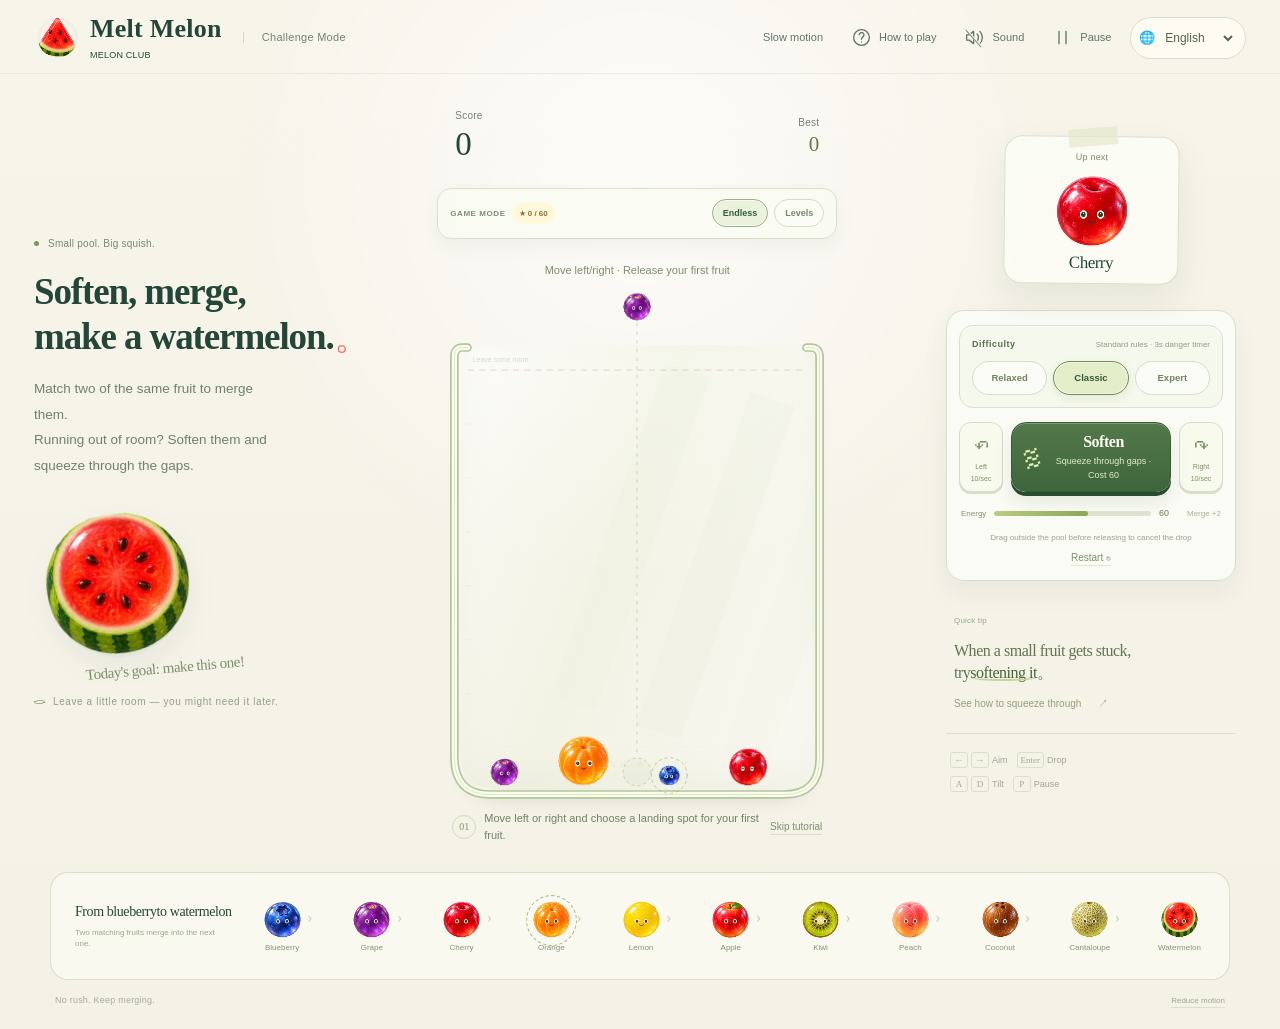
<file: index.html>
<!doctype html>
<html lang="zh-CN">
<head>
  <meta charset="utf-8">
<meta http-equiv="Content-Security-Policy" content="default-src 'none'; img-src 'self' data:; style-src 'self'; script-src 'self'; connect-src 'none'; media-src 'self' data:">
  <meta name="viewport" content="width=device-width,initial-scale=1,viewport-fit=cover">
  <meta name="theme-color" content="#f5f2e8">
  <title>软西瓜 · 果冻工坊 · 挑战版</title>
  <link rel="icon" href="data:,">
  <link rel="stylesheet" href="./src/styles/main.css">
  <link rel="stylesheet" href="./src/styles/difficulty.css">
  <link rel="stylesheet" href="./src/styles/stages.css">
  <meta name="description" content="A build-free soft-body fruit merge game.">
</head>
<body>
  <!-- Original V3. The reference informed comparison only; code and fruit artwork are independent. -->
  <div class="page-grain" aria-hidden="true"></div>
  <header class="masthead">
    <div class="wordmark"><canvas id="brand-icon" width="112" height="112" aria-hidden="true"></canvas><span>软西瓜<small>MELON CLUB</small></span><span class="edition">挑战版</span></div>
    <nav class="utilities" aria-label="游戏设置">
      <button id="motion-button" data-open-motion-lab class="icon-button motion-button" aria-label="打开慢镜头">慢镜头</button>
      <button id="help-button" class="icon-button" aria-label="怎么玩" title="怎么玩"><svg viewBox="0 0 24 24" aria-hidden="true"><circle cx="12" cy="12" r="9"/><path d="M9.4 9a2.7 2.7 0 1 1 4.2 2.3c-1.2.8-1.6 1.1-1.6 2.7M12 17h.01"/></svg><span>玩法</span></button>
      <button id="sound-button" class="icon-button" aria-label="开启声音" aria-pressed="false" title="开启声音"><svg viewBox="0 0 24 24" aria-hidden="true"><path d="M11 5 6 9H3v6h3l5 4V5M15 8c2 2 2 6 0 8M18 5c4 4 4 10 0 14"/></svg><span>声音</span><i class="muted-mark"></i></button>
      <button id="pause-button" class="icon-button" aria-label="暂停游戏" title="暂停 · P"><svg viewBox="0 0 24 24" aria-hidden="true"><path d="M8 5v14M16 5v14"/></svg><span>暂停</span></button>
    </nav>
  </header>

  <main class="game-layout">
    <aside class="introduction">
      <div class="overline"><span></span> 一小池，软乎乎</div>
      <h1>揉一揉，<br>合个大西瓜<span>。</span></h1>
      <p>相同水果合在一起。<br>太挤了，就让它们软一点。</p>
      <div class="goal-illustration"><canvas id="goal-fruit" width="420" height="420" aria-hidden="true"></canvas><span class="handnote">今天，合到这颗！</span></div>
      <div class="desktop-note"><span class="tiny-leaf" aria-hidden="true"></span> 留点空隙，也留点好运。</div>
    </aside>

    <section class="play-column" aria-label="软西瓜游戏">
      <div class="score-strip">
        <div class="score-current"><span>这一局</span><strong id="score">0</strong><b id="combo" aria-live="off"></b></div>
        <div class="score-best"><span>最高纪录</span><strong id="best">0</strong></div>
        <div class="mobile-next"><span>下一颗</span><canvas id="next-mobile" width="100" height="100" aria-label="下一颗水果"></canvas></div>
      </div>
      <div class="board-wrap" id="board-wrap">
        <div class="board-backdrop" aria-hidden="true"><span class="window-shadow"></span><span class="tank-label">FRESH & SOFT</span></div>
        <canvas id="game" width="920" height="1280" tabindex="0" aria-label="水果投放区。拖动瞄准，松手投放。左右方向键瞄准，回车投放，空格揉软，A D 倾斜，P 暂停。"></canvas>
        <div class="board-message" id="board-message" role="status">图片准备中…</div>
        <div class="pause-cover" id="pause-cover" hidden><span>歇一会儿</span><h2>果冻等你回来。</h2><button id="resume-button" class="primary-button">继续合成 <span>↗</span></button></div>
        <div class="danger-note" id="danger-note" hidden>快满了，给水果腾点地方 <strong id="danger-count">3</strong></div>
      </div>
      <div class="coach" id="coach"><span class="coach-step" id="coach-step">01</span><p id="coach-copy">左右移动，松手放下第一颗。</p><button id="skip-tutorial" class="text-button">跳过教学</button></div>

    </section>

    <aside class="companion">
      <div class="next-ticket"><span class="overline">接下来</span><canvas id="next-fruit" width="260" height="260" aria-label="下一颗水果"></canvas><strong id="next-name">葡萄</strong><p>先看看下一颗，<br>给它留个位置。</p></div>
      <div class="action-panel">
      <div class="touch-controls" aria-label="倾斜与软化控制">
        <button id="tilt-left" class="tilt-button" aria-label="按住向左倾斜，每秒消耗10能量"><span>↶</span><small>左倾<br>10/秒</small></button>
        <button id="soften-button" class="soften-button" aria-label="揉软水果，消耗60能量"><span class="soften-symbol" aria-hidden="true">≋</span><span><strong id="soften-label">揉软一下</strong><small id="soften-detail">挤进空隙 · 消耗 60</small></span><span class="soften-key">Space</span></button>
        <button id="tilt-right" class="tilt-button" aria-label="按住向右倾斜，每秒消耗10能量"><span>↷</span><small>右倾<br>10/秒</small></button>
      </div>
      <div class="energy-line"><span>果汁能量</span><progress id="energy" max="100" value="60" aria-label="果汁能量"></progress><strong id="energy-value">60</strong><span class="energy-explain">合成 +2</span></div>
      <div class="round-actions"><span>拖出果池再松手，可取消投放</span><button id="restart-button" class="text-button">重新开始 ↻</button></div>
      </div>
      <div class="softness-note"><span class="mini-label">一个小窍门</span><p>小水果卡住时，<br>试试<span>揉软</span>。</p><button id="lesson-button" class="lesson-link">看看怎么挤过去 <span>↗</span></button></div>
      <div class="keyboard-note"><kbd>←</kbd><kbd>→</kbd><span>瞄准</span><kbd>Enter</kbd><span>投放</span><br><kbd>A</kbd><kbd>D</kbd><span>倾斜</span><kbd>P</kbd><span>暂停</span></div>
    </aside>
  </main>

  <section class="fruit-route" aria-label="水果合成顺序">
    <div class="route-heading"><span>从小蓝莓<br>到大西瓜</span><p id="route-caption">两颗相同水果，合成下一颗。</p></div>
    <div id="route-fruits" class="route-fruits"></div>
  </section>
  <footer class="page-footer"><span>慢慢来，软着玩。</span><button id="reduced-button" class="text-button" aria-pressed="false">减少动态效果</button></footer>
  <p class="screen-reader" id="announcer" role="status" aria-live="polite"></p>

  <dialog id="help-dialog" class="paper-dialog">
    <button class="dialog-close" data-close="help-dialog" aria-label="关闭玩法说明">×</button>
    <span class="overline">一点点上手</span><h2>给水果找个好位置。</h2>
    <ol class="help-rules"><li><b>松手投放</b><p>左右拖动瞄准，松手放下。拖出果池再松手，就能取消。</p></li><li><b>相同的会合成</b><p>两颗相同水果碰到一起，变成下一种水果。共十一级，下一颗随机来自前五级；连续合成会多得分。</p></li><li><b>挤不动，揉软一下</b><p>点“揉软一下”，水果会软化 2.4 秒，消耗 60 能量。每次合成补充 2 能量。倾斜每秒消耗 10 能量，和揉软共用。</p></li><li><b>别越过红线</b><p>水果稳定越过红线 3 秒，本局结束。西瓜不会消除，合出后可以继续冲分。</p></li></ol>
    <div class="dialog-actions"><button id="help-practice" class="primary-button">练一次揉软 <span>↗</span></button><button class="secondary-button" data-close="help-dialog">回到游戏</button></div>
  </dialog>
  <dialog id="lesson-dialog" class="paper-dialog lesson-dialog">
    <button id="lesson-skip" class="dialog-close" aria-label="跳过软化练习">×</button>
    <span class="overline">亲手试一下 · 练习不影响当前对局</span><h2 id="lesson-title">差一点，就能碰到伙伴。</h2><p id="lesson-copy" class="dialog-lead">点一下揉软，让上面的果肉挤过缝隙。</p>
    <canvas id="lesson-canvas" width="690" height="960" aria-label="软化练习：一颗猕猴桃被卡在缝隙上方，下方还有一颗猕猴桃。"></canvas>
    <button id="lesson-soften" class="primary-button">揉软看看 <span>≋</span></button><button id="lesson-continue" class="primary-button" hidden>学会了，继续合成 <span>↗</span></button>
    <button id="lesson-retry" class="text-button" hidden>再试一次</button>
  </dialog>
  <dialog id="restart-dialog" class="paper-dialog small-dialog"><span class="overline">新的一局</span><h2>换一池新水果？</h2><p class="dialog-lead">这一局会重新开始，最高纪录会保留。</p><div class="dialog-actions"><button id="confirm-restart" class="primary-button">重新开始</button><button class="secondary-button" data-close="restart-dialog">接着玩</button></div></dialog>
  <dialog id="result-dialog" class="paper-dialog result-dialog"><canvas id="result-fruit" width="260" height="260" aria-hidden="true"></canvas><span class="overline" id="result-kicker">这一池，收获满满</span><h2 id="result-title">又离大西瓜近了一点。</h2><strong id="result-score">0</strong><p class="dialog-lead" id="result-copy"></p><div class="dialog-actions"><button id="result-primary" class="primary-button">再来一局 <span>↗</span></button><button id="result-secondary" class="secondary-button" hidden>继续挑战</button></div></dialog>
<dialog id="motion-lab-dialog" class="paper-dialog motion-lab-dialog" aria-labelledby="motion-lab-title" aria-describedby="motion-lab-description">
  <button type="button" class="dialog-close" data-motion-close aria-label="关闭慢镜头">×</button>
  <header class="motion-lab-heading">
    <span class="motion-lab-eyebrow">把一瞬间，放慢一点</span>
    <h2 id="motion-lab-title">慢镜头</h2>
    <p id="motion-lab-description">同一套水果运动，放慢看压缩与回弹。</p>
  </header>
  <div class="motion-lab-scenes" role="group" aria-label="选择动作场景">
    <button type="button" data-motion-scene="drop" aria-pressed="true">单果落地</button>
    <button type="button" data-motion-scene="collision" aria-pressed="false">大小碰撞</button>
    <button type="button" data-motion-scene="merge" aria-pressed="false">同果合成</button>
  </div>
  <div class="motion-lab-view">
    <div class="motion-lab-clock"><span>模拟时刻</span><output data-motion-time>0.000 s</output></div>
    <canvas width="460" height="640" aria-label="水果慢镜头。可开启显示真实节点。"></canvas>
  </div>
  <label class="motion-timeline">拖动时间轴<input type="range" min="0" max="3" step="0.0166666666667" value="0" data-motion-timeline aria-label="慢镜头时间轴，单位秒"></label>
  <div class="motion-lab-controls" role="group" aria-label="慢镜头播放控制">
    <div class="motion-lab-speeds" role="group" aria-label="播放速度">
      <button type="button" data-motion-speed="1" aria-pressed="false" aria-label="正常速度">1×</button>
      <button type="button" data-motion-speed="0.25" aria-pressed="true" aria-label="四分之一速度">0.25×</button>
    </div>
    <button type="button" data-motion-pause aria-pressed="false">暂停</button>
    <button type="button" data-motion-step title="前进 1/60 秒模拟时间">+1 帧</button>
    <button type="button" data-motion-restart>重来</button>
  </div>
  <div class="motion-lab-readout">
    <label class="motion-lab-node-toggle"><input type="checkbox" data-motion-nodes>显示真实节点</label>
    <output class="motion-lab-shapes" data-motion-shape></output>
    <p class="motion-lab-event" data-motion-event>还未接触</p>
    <p class="motion-lab-hint" data-motion-hint></p>
    <small>宽高单位为逻辑像素。+1 帧前进 1/60 秒。</small>
  </div>
</dialog>

  <details id="qa-panel" hidden><summary>验证记录</summary><div class="qa-controls"><button id="qa-stress">40 果实压力场景</button><button id="qa-bubbles">大水果气泡外膜</button><button id="qa-autoplay">连续中间投放</button><button id="qa-end">查看结束画面</button><button id="qa-win">查看西瓜画面</button></div><pre id="diagnostics"></pre></details>
  <script src="./src/i18n/locales/en.js"></script>
  <script src="./src/i18n/locales/vi.js"></script>
  <script src="./src/i18n/locales/ja.js"></script>
  <script src="./src/i18n/locales/ko.js"></script>
  <script src="./src/i18n/core.js"></script>
  <script src="./src/config/fruit-catalog.js"></script>
  <script src="./src/physics/soft-world.js"></script>
  <script src="./src/game/melon-game.js"></script>
  <script src="./src/features/difficulty.js"></script>
  <script src="./src/features/stages.js"></script>
  <script src="./src/input/melon-input.js"></script>
  <script src="./src/rendering/fruit-painter.js"></script>
  <script src="./src/features/softening-lesson.js"></script>
  <script src="./src/rendering/melon-feedback.js"></script>
  <script src="./src/features/motion-lab.js"></script>
  <script src="./src/assets.js"></script>
  <script src="./src/app.js"></script>
</body>
</html>
</file>
<file: src/styles/main.css>
:root{--paper:#f5f2e8;--cream:#fffdf5;--ink:#244638;--muted:#738276;--line:#d3d9c8;--leaf:#426b47;--lime:#dbe98d;--coral:#ec7768;--serif:"Songti SC","STSong","Noto Serif CJK SC",serif;--sans:"PingFang SC","Hiragino Sans GB","Microsoft YaHei",sans-serif}
*{box-sizing:border-box}html{min-height:100%;background:var(--paper)}body{margin:0;color:var(--ink);font:14px/1.65 var(--sans);background:radial-gradient(ellipse at 52% 32%,#fffff780,transparent 65%);overflow-x:hidden}button{font:inherit;color:inherit;cursor:pointer;touch-action:manipulation}button:disabled{cursor:default}button:focus-visible,canvas:focus-visible{outline:3px solid #7d9b46;outline-offset:5px}button,canvas,a{-webkit-tap-highlight-color:transparent}[hidden]{display:none!important}.page-grain{position:fixed;inset:0;pointer-events:none;opacity:.09;background-image:radial-gradient(#66734e 0.6px,transparent .6px);background-size:4px 4px;z-index:-1}.masthead{max-width:1340px;margin:auto;padding:22px 40px 18px;display:flex;justify-content:space-between;align-items:center;border-bottom:1px solid #dce0d280}.wordmark{display:flex;align-items:center;gap:9px;line-height:1}.wordmark>canvas{width:47px;height:47px}.wordmark>span:nth-child(2){font:700 26px/1 var(--serif);letter-spacing:3px}.wordmark small{display:block;font:9px/1 var(--sans);letter-spacing:2.7px;margin-top:9px}.edition{align-self:center;border-left:1px solid var(--line);margin-left:12px;padding-left:18px;font-size:11px;color:var(--muted);letter-spacing:2px}.utilities{display:flex;gap:8px}.icon-button{position:relative;display:flex;align-items:center;justify-content:center;gap:7px;height:42px;min-width:52px;border:0;background:transparent;border-radius:9px;padding:0 10px;font-size:11px;color:#617468;transition:background .2s,color .2s}.icon-button:hover{background:#e6eadb;color:var(--ink)}.icon-button svg{width:21px;height:21px;fill:none;stroke:currentColor;stroke-width:1.5;stroke-linecap:round;stroke-linejoin:round}.muted-mark{position:absolute;left:19px;top:10px;width:1.5px;height:23px;transform:rotate(-42deg);background:var(--paper);border-left:1.3px solid #798a7b}.icon-button[aria-pressed=true] .muted-mark{display:none}
.game-layout{max-width:1230px;margin:0 auto;display:grid;grid-template-columns:minmax(195px,1fr) auto minmax(170px,.82fr);gap:44px;padding:25px 38px 0;align-items:center}.introduction{align-self:center;padding-bottom:22px}.overline{font-size:10px;letter-spacing:2px;color:#778a70;display:block}.introduction>.overline{display:flex;align-items:center;gap:9px}.overline>span{width:5px;height:5px;background:#789954;border-radius:50%}h1{font:600 clamp(35px,3.7vw,49px)/1.45 var(--serif);letter-spacing:-1.5px;margin:18px 0 17px;white-space:nowrap}h1>span{color:var(--coral)}.introduction>p{color:#7b887c;font-size:13px;line-height:1.9;margin:0}.goal-illustration{position:relative;width:205px;height:208px;margin:13px 0 10px;transform:rotate(-9deg)}.goal-illustration>canvas{width:190px;height:190px;filter:drop-shadow(0 12px 12px #354f2612)}.handnote{position:absolute;bottom:1px;left:39px;font:15px var(--serif);color:#7a8f69;white-space:nowrap;transform:rotate(4deg)}.desktop-note{font-size:10px;color:#94a085;display:flex;gap:8px;align-items:center;letter-spacing:.6px}.tiny-leaf{width:11px;height:6px;border:1px solid #91a271;border-radius:0 100%;transform:rotate(-25deg)}
.play-column{width:min(460px,calc((100svh - 252px)*.71875));min-width:310px}.score-strip{min-height:62px;height:auto;display:flex;align-items:center;justify-content:space-between;padding:6px 22px 14px}.score-strip span{display:block;font-size:10px;color:var(--muted);letter-spacing:1px}.score-strip strong{display:block;font-family:Georgia,var(--serif);font-weight:400;line-height:1.2}.score-current strong{font-size:33px}.score-best{text-align:right}.score-best strong{font-size:21px;color:#607951}.score-current{position:relative}.score-current b{position:absolute;bottom:3px;left:100%;margin-left:12px;white-space:nowrap;font-size:10px;font-weight:500;color:var(--coral)}.mobile-next{display:none}.board-wrap{position:relative;width:100%;aspect-ratio:460/640;isolation:isolate}.board-backdrop{position:absolute;inset:16.8% 4.4% 2.2%;z-index:-1;border-radius:9px 9px 43px 43px;background:linear-gradient(110deg,#ffffff91,#edf3dd50 44%,#ffffff75);box-shadow:inset 0 -15px 35px #c8d3b42b,0 14px 23px -19px #33552856;overflow:hidden}.window-shadow{position:absolute;right:22%;top:10%;width:13%;height:78%;background:linear-gradient(90deg,#a1b48709,#b0c29a0e);transform:rotate(19deg);box-shadow:-90px 0 0 #b0c29a0b,90px 0 0 #b0c29a07}.tank-label{position:absolute;left:50%;bottom:5.8%;transform:translateX(-50%);white-space:nowrap;color:#667f4c18;font:9px Georgia,serif;letter-spacing:4px}#game{display:block;width:100%;height:100%;touch-action:none;cursor:crosshair;border-radius:10px}.board-message{position:absolute;top:1%;left:50%;transform:translateX(-50%);max-width:95%;white-space:nowrap;color:#7b8f70;font-size:11px;padding:5px 12px;pointer-events:none;transition:opacity .25s}.board-message.is-urgent{color:#bc6351}.danger-note{position:absolute;top:18%;left:50%;transform:translateX(-50%);font-size:10px;background:#fff8efd9;color:#be6654;border:1px solid #ecae9866;padding:4px 10px;border-radius:6px;white-space:nowrap;pointer-events:none}.danger-note strong{font:15px Georgia;display:inline-block;padding-left:8px}.pause-cover{position:absolute;inset:16.8% 4.4% 2.2%;border-radius:7px 7px 38px 38px;background:#f5f3e5eb;backdrop-filter:blur(7px);display:flex;flex-direction:column;align-items:center;justify-content:center;z-index:5}.pause-cover>span{font-size:11px;letter-spacing:3px;color:var(--muted)}.pause-cover h2{font:500 26px var(--serif);margin:13px 0 26px}.pause-cover .primary-button{min-width:180px}
.coach{display:flex;align-items:center;min-height:35px;gap:8px;padding:0 15px;margin:3px 0 8px}.coach-step{width:24px;height:24px;display:grid;place-items:center;border:1px solid #d1dbbc;border-radius:50%;font:10px Georgia;color:#7d945e;flex-shrink:0}.coach p{font-size:11px;color:#708366;margin:0;line-height:1.5;flex:1}.coach>.text-button{font-size:10px;white-space:nowrap}.coach.is-complete>.coach-step{border-color:transparent;font-size:15px}.touch-controls{display:flex;gap:7px;align-items:stretch;margin:0 15px}.soften-button{position:relative;overflow:hidden;flex:1;border:1px solid #355e35;border-radius:13px 13px 17px 17px;min-height:57px;background:linear-gradient(180deg,#53784b,#3e653b);box-shadow:inset 0 1px 0 #ffffff42,0 4px 0 #294c2d,0 7px 10px #5364361c;color:#fffdf1;display:flex;align-items:center;justify-content:center;gap:12px;padding:8px 10px;transition:transform .12s,box-shadow .12s,background .25s}.soften-button:hover:not(:disabled){background:linear-gradient(#618850,#497644)}.soften-button:active:not(:disabled){transform:translateY(3px);box-shadow:inset 0 1px 0 #ffffff25,0 1px 0 #294c2d}.soften-button:disabled{opacity:.63;box-shadow:inset 0 1px 0 #ffffff33,0 2px 0 #294c2d}.soften-button.is-active{background:linear-gradient(#a8ba65,#859e48);color:#fffef0;opacity:1;border-color:#81924e}.soften-symbol{font:37px/1 Georgia;transform:rotate(-15deg);font-weight:300;color:#deedb3}.soften-button strong{display:block;font:600 16px/1.4 var(--serif);letter-spacing:1px}.soften-button small{font-size:9px;font-weight:400;color:#e2eccb;display:block}.soften-key{border:1px solid #d7e5b14a;border-radius:4px;padding:1px 4px;font-size:8px;color:#d9e4bd;margin-left:auto}.tilt-button{width:39px;flex-shrink:0;display:flex;align-items:center;justify-content:center;flex-direction:column;gap:0;border:1px solid #d5ddc7;border-radius:10px;background:#f8faee;box-shadow:0 2px 0 #d6dfc7;color:#7d9166}.tilt-button>span{font:26px/1.2 Georgia}.tilt-button small{font-size:8px}.tilt-button.is-held{background:#e0eac4;transform:translateY(2px);box-shadow:none}.energy-line{display:flex;gap:8px;align-items:center;margin:12px 17px 0;font-size:8px;color:#859276}.energy-line progress{height:5px;flex:1;min-width:35px;width:40px;border:0;border-radius:5px;overflow:hidden;background:#dfe5d1;appearance:none}.energy-line progress::-webkit-progress-bar{background:#dfe5d1}.energy-line progress::-webkit-progress-value{background:linear-gradient(90deg,#b8cd81,#8caa5b);border-radius:5px;transition:width .2s}.energy-line progress::-moz-progress-bar{background:#8caa5b}.energy-line strong{font-weight:500;font-size:9px;min-width:17px;color:#6a8354}.energy-explain{margin-left:3px;opacity:.7}.round-actions{display:flex;justify-content:space-between;align-items:center;margin:8px 16px 0;font-size:8px;color:#9ba58f}.text-button{border:0;padding:3px 0;background:none;color:#7f906e;font-size:10px;text-decoration:underline;text-decoration-color:#a1b48a4d;text-underline-offset:4px}.text-button:hover{color:var(--ink)}
.companion{padding:0 0 25px;max-width:200px;justify-self:center;width:100%}.next-ticket{position:relative;text-align:center;padding:24px 14px 17px;background:#fbfcf3;border:1px solid #d7dfc8;border-radius:8px;box-shadow:5px 7px 0 -1px #e9eddb;transform:rotate(2deg)}.next-ticket::before{content:"";position:absolute;width:49px;height:18px;background:#e6e9ced9;top:-9px;left:calc(50% - 24px);transform:rotate(-5deg)}.next-ticket canvas{width:112px;height:112px;display:block;margin:4px auto 0}.next-ticket>strong{font:500 17px var(--serif);display:block}.next-ticket>p{font-size:10px;color:#929e84;margin:13px 0 0;line-height:1.7}.next-ticket>.overline{font-size:9px}.softness-note{margin:36px 0 20px;padding:0 9px}.mini-label{font-size:8px;color:#9bab88;letter-spacing:1px}.softness-note p{font:18px/1.6 var(--serif);margin:10px 0 9px;color:#5f7650}.softness-note p>span{position:relative;color:#456734}.softness-note p>span::after{content:"";position:absolute;bottom:0;left:0;right:0;height:5px;border-bottom:2px solid #c4d49b;border-radius:50%}.lesson-link{background:none;border:0;padding:4px 0;font-size:10px;color:#92a27c;display:flex;align-items:center;gap:17px}.lesson-link:hover{color:var(--ink)}.keyboard-note{border-top:1px solid #dce2ce;padding:14px 7px;font-size:8px;color:#9da891;line-height:2.7;white-space:nowrap}.keyboard-note kbd{display:inline-block;font:9px Georgia;border:1px solid #d9e0c9;border-radius:3px;min-width:18px;text-align:center;padding:0 3px;line-height:1.6;margin-right:3px}.keyboard-note span{margin-right:9px}
.fruit-route{max-width:1000px;display:flex;align-items:center;gap:25px;margin:23px auto 0;padding:16px 26px;border-top:1px solid #d7deca;border-bottom:1px solid #d7deca}.route-heading{display:flex;flex-direction:column;gap:5px;min-width:113px}.route-heading>span{font:500 14px/1.45 var(--serif);letter-spacing:1px}.route-heading>span br{display:none}.route-heading p{margin:0;font-size:8px;color:#9ba88b;max-width:145px;line-height:1.4;min-height:22px}.route-fruits{flex:1;display:flex;justify-content:space-between;align-items:center;gap:10px}.fruit-step{position:relative;display:flex;flex-direction:column;align-items:center;justify-content:center;background:none;border:0;padding:0;min-width:45px;color:#839675}.fruit-step:not(:last-child)::after{content:"›";position:absolute;right:-15px;top:10px;font:17px var(--serif);color:#c7d1b7}.fruit-step canvas{width:43px;height:43px;transition:transform .2s}.fruit-step:hover canvas{transform:translateY(-4px)}.fruit-step span{font-size:8px;margin-top:2px}.fruit-step.is-latest::before{content:"";position:absolute;top:0;width:43px;height:43px;border:1px dashed #a6bd7f;border-radius:50%;transform:scale(1.13)}.page-footer{display:flex;justify-content:space-between;max-width:1000px;margin:0 auto;padding:13px 5px 20px;color:#a3ad97;font-size:9px;letter-spacing:1px}.page-footer .text-button{font-size:8px;color:#9aa88c}.screen-reader{position:absolute;width:1px;height:1px;padding:0;margin:-1px;overflow:hidden;clip:rect(0,0,0,0);white-space:nowrap;border:0}
.paper-dialog{border:1px solid #d9dfc9;background:#fcfbf1;color:var(--ink);border-radius:22px;padding:32px;width:min(480px,calc(100% - 30px));max-height:calc(100svh - 36px);overflow:auto;box-shadow:0 24px 90px #1d3c2c30}.paper-dialog::backdrop{background:#20392d50;backdrop-filter:blur(5px)}.paper-dialog h2{font:500 28px/1.5 var(--serif);margin:10px 0 18px;letter-spacing:-.5px}.dialog-close{position:absolute;right:16px;top:12px;width:35px;height:35px;border:0;background:none;color:#8c9b7b;font-size:26px}.dialog-lead{font-size:12px;color:#819170;line-height:1.8;margin:0 0 21px}.help-rules{padding:0;list-style:none;counter-reset:steps;margin:22px 0 26px}.help-rules li{position:relative;padding-left:34px;margin-bottom:20px;counter-increment:steps}.help-rules li::before{content:counter(steps);position:absolute;left:0;top:1px;width:21px;height:21px;display:grid;place-items:center;border:1px solid #d1ddbf;border-radius:50%;font:11px Georgia;color:#8ea36c}.help-rules b{font-size:13px;font-weight:500}.help-rules p{font-size:11px;line-height:1.8;color:#8a9879;margin:4px 0 0}.dialog-actions{display:flex;gap:10px}.primary-button,.secondary-button{border-radius:10px;padding:12px 18px;font-size:12px;min-height:45px;display:flex;justify-content:center;align-items:center;gap:30px}.primary-button{background:#486c3c;border:1px solid #416035;color:#fffbed;box-shadow:inset 0 1px 0 #ffffff20;flex:1}.primary-button:hover{background:#567c45}.primary-button:disabled{background:#99ac76;border-color:#99ac76}.primary-button>span{font-size:18px;line-height:1}.secondary-button{background:#f8f9ec;border:1px solid #d2dec0;color:#8a9b71}.lesson-dialog{text-align:center;width:min(470px,calc(100% - 26px));padding:24px 30px}.lesson-dialog .overline{font-size:8px;letter-spacing:1px}.lesson-dialog h2{font-size:23px;margin:10px 0}.lesson-dialog .dialog-lead{font-size:11px;margin-bottom:0}.lesson-dialog>canvas{display:block;max-width:100%;width:min(270px,calc((100svh - 300px)*.71875));height:auto;margin:-3px auto 0}.lesson-dialog>.primary-button{width:100%;min-height:48px}.lesson-dialog>.text-button{margin-top:10px}.small-dialog{padding:34px}.result-dialog{text-align:center}.result-dialog>canvas{width:135px;height:135px;display:block;margin:0 auto 5px}.result-dialog h2{font-size:24px;margin:7px 0 12px}.result-dialog>strong{display:block;font:48px/1.2 Georgia;color:#466d36;margin:12px 0}.result-dialog .dialog-lead{margin:10px 0 24px}.result-dialog .dialog-actions{justify-content:center}.result-dialog .secondary-button{flex:1}#qa-panel{max-width:1000px;margin:20px auto;padding:12px;background:#edf1e2;border:1px solid #cad6b5;font-size:10px}#qa-panel pre{max-height:260px;overflow:auto;white-space:pre-wrap}.qa-controls{display:flex;gap:10px;padding:12px 0}.qa-controls button{font-size:10px;border:1px solid #abb992;background:#fff;padding:5px 8px}
@media(min-width:1300px) and (min-height:820px){.game-layout{gap:60px;padding-top:33px}.companion{max-width:210px}.next-ticket canvas{width:133px;height:133px}}
@media(max-width:1080px){.game-layout{gap:25px;padding-left:28px;padding-right:28px}.introduction h1{font-size:34px}.introduction .overline{font-size:8px}.introduction>p{font-size:11px}.goal-illustration{width:165px;height:178px}.goal-illustration>canvas{width:165px;height:165px}.handnote{left:16px;font-size:13px}.companion{max-width:155px}.next-ticket canvas{width:98px;height:98px}.softness-note p{font-size:16px}.fruit-route{margin-left:30px;margin-right:30px}.page-footer{margin-left:30px;margin-right:30px}}
@media(max-width:820px){.masthead{padding:15px 23px 11px}.game-layout{grid-template-columns:minmax(180px,1fr) auto;max-width:710px;gap:25px;padding-top:12px}.companion{display:none}.play-column{width:min(415px,calc((100svh - 248px)*.71875));min-width:300px}.mobile-next{display:flex;align-items:center;gap:3px}.mobile-next canvas{width:40px;height:40px}.score-best{margin-left:auto;margin-right:18px}.introduction h1{font-size:34px}.score-strip{min-height:58px}.fruit-route{gap:13px;padding:13px 8px;max-width:640px;margin:20px auto 0}.route-heading{min-width:96px}.route-heading>span{font-size:11px}.route-heading p{max-width:105px}.route-fruits{gap:8px}.fruit-step{min-width:35px}.fruit-step canvas{width:36px;height:36px}.fruit-step:not(:last-child)::after{right:-11px;top:8px}.page-footer{max-width:640px;margin:auto}.edition{display:none}.icon-button span{display:none}}
@media(max-width:600px){.masthead{padding:10px 17px 7px;border:0;max-width:430px}.wordmark>canvas{width:34px;height:34px}.wordmark>span:nth-child(2){font-size:22px;letter-spacing:2px}.wordmark small{font-size:7px;letter-spacing:2px;margin-top:6px}.utilities{gap:1px}.icon-button{padding:0 9px;min-width:38px;height:38px}.icon-button svg{width:19px;height:19px}.muted-mark{left:16px;top:8px;height:23px}.game-layout{display:block;margin:0 auto;padding:0 12px;max-width:420px}.introduction,.companion{display:none}.play-column{width:min(100%,calc((100svh - 238px)*.71875));min-width:0;margin:auto}.score-strip{min-height:50px;padding:4px 18px 12px}.score-strip span{font-size:8px}.score-current strong{font-size:29px}.score-best strong{font-size:18px}.score-best{margin-right:12px}.score-current b{font-size:9px;bottom:4px;margin-left:8px}.mobile-next>span{max-width:9px;line-height:1.2}.mobile-next canvas{width:40px;height:40px}.board-message{font-size:9px;top:-.5%}.coach{padding:0 11px;margin:0 0 5px;min-height:29px;gap:6px}.coach-step{width:20px;height:20px;font-size:9px}.coach p{font-size:10px}.coach>.text-button{font-size:8px}.touch-controls{margin:0 10px;gap:6px}.soften-button{min-height:49px;gap:9px;padding:6px 9px;border-radius:10px 10px 13px 13px}.soften-button strong{font-size:15px}.soften-button small{font-size:8px}.soften-symbol{font-size:32px}.soften-key{display:none}.tilt-button{width:34px}.tilt-button>span{font-size:24px}.tilt-button small{font-size:7px}.energy-line{margin:9px 12px 0;font-size:7px;gap:6px}.energy-line progress{height:4px}.energy-line strong{font-size:8px}.energy-explain{font-size:7px}.round-actions{margin:4px 11px 0;font-size:7px}.round-actions .text-button{font-size:8px}.fruit-route{max-width:390px;gap:10px;margin:11px auto 0;padding:10px 14px 9px;border-bottom:0}.route-heading{min-width:41px}.route-heading>span{font-size:9px;line-height:1.4;letter-spacing:0}.route-heading>span br{display:block}.route-heading p{display:none}.route-fruits{gap:6px}.fruit-step{min-width:28px}.fruit-step canvas{width:30px;height:30px}.fruit-step>span{font-size:7px;margin-top:0}.fruit-step:not(:last-child)::after{right:-7px;font-size:11px;top:7px}.fruit-step.is-latest::before{width:30px;height:30px}.page-footer{padding:0 22px 12px;max-width:410px;font-size:7px}.page-footer .text-button{font-size:7px}.paper-dialog{padding:26px;max-height:calc(100svh - 24px)}.paper-dialog h2{font-size:25px}.lesson-dialog{padding:23px}.lesson-dialog h2{font-size:21px}.lesson-dialog .dialog-lead{font-size:10px}.lesson-dialog>canvas{width:min(250px,calc((100svh - 275px)*.71875))}.help-rules{margin-top:18px}.help-rules li{margin-bottom:16px}.danger-note{font-size:8px;padding:3px 7px}.danger-note strong{font-size:13px}.pause-cover h2{font-size:22px}.pause-cover .primary-button{min-width:150px}}
@media(max-width:370px){.masthead{padding-left:12px;padding-right:12px}.fruit-route{padding-left:10px;padding-right:10px;gap:6px}.route-fruits{gap:4px}.fruit-step{min-width:24px}.fruit-step canvas{width:27px;height:27px}.coach p{font-size:9px}.game-layout{padding:0 8px}}
@media(prefers-reduced-motion:reduce){*,*::before,*::after{animation-duration:.01ms!important;transition-duration:.01ms!important;scroll-behavior:auto!important}}body[data-reduced=true] *,body[data-reduced=true] *::before,body[data-reduced=true] *::after{animation-duration:.01ms!important;transition-duration:.01ms!important}
@media(min-width:601px) and (max-height:800px){.masthead{padding-top:11px;padding-bottom:9px}.game-layout{padding-top:9px;gap:38px}.play-column{width:min(385px,calc((100svh - 326px)*.71875));min-width:300px}.score-strip{min-height:45px}.score-current strong{font-size:29px}.coach{min-height:29px;margin:0 0 6px;padding:0 8px;gap:5px}.coach p{font-size:10px}.coach>.text-button{font-size:9px}.touch-controls{margin:0 8px}.soften-button{min-height:50px}.energy-line{margin-top:10px}.round-actions{margin-top:5px}.introduction h1{font-size:40px}.goal-illustration{width:175px;height:182px}.goal-illustration>canvas{width:170px;height:170px}.next-ticket canvas{width:99px;height:99px}.next-ticket{padding-top:18px}.softness-note{margin:23px 0 16px}.fruit-route{margin-top:17px}}
@media(max-width:600px){.icon-button{min-width:44px;height:44px;padding:0 11px}.muted-mark{left:18px;top:11px}.tilt-button{width:44px}.play-column{width:min(100%,calc((100svh - 284px)*.71875))}.coach p{font-size:11px}.round-actions>span{font-size:8px}.fruit-route{margin-top:9px}.lesson-dialog .dialog-close{width:44px;height:44px}}

/* V3: use the available height for the falling fruit. */
@media(min-width:821px){.masthead{padding-top:14px;padding-bottom:12px}.game-layout{padding-top:12px;gap:40px;grid-template-columns:minmax(170px,1fr) auto minmax(220px,.8fr)}.play-column{width:min(460px,calc((100svh - 175px)*.71875));min-width:345px}.score-strip{min-height:48px}.coach{min-height:31px;margin:2px 0 0}.companion{max-width:240px;padding-bottom:0}.next-ticket{max-width:175px;margin:0 auto 27px;padding:13px 12px 10px}.next-ticket canvas{width:84px;height:84px}.next-ticket>p{display:none}.action-panel{margin-top:12px}.touch-controls{margin:0;gap:5px}.tilt-button{width:34px}.soften-button{min-height:59px;gap:6px}.soften-key{display:none}.soften-button strong{font-size:16px}.soften-button small{font-size:9px}.energy-line{margin:14px 1px 0}.round-actions{margin:9px 1px 0;flex-direction:column;gap:4px}.softness-note{margin:25px 0 12px}.softness-note p{font-size:16px}.keyboard-note{font-size:9px}.fruit-route{margin-top:12px;padding:10px 26px}.goal-illustration{width:175px;height:185px}.goal-illustration>canvas{width:170px;height:170px}.introduction h1{font-size:37px}}
@media(min-width:601px) and (max-width:820px){.game-layout{display:grid;grid-template-columns:1fr 210px;align-items:center;gap:20px}.introduction{display:none}.play-column{width:min(430px,calc((100svh - 185px)*.71875));min-width:320px}.companion{display:block;max-width:210px}.next-ticket{display:none}.touch-controls{margin:0}.soften-key{display:none}.round-actions{flex-direction:column}.fruit-route{margin-top:12px}}
@media(max-width:600px){.game-layout{max-width:440px}.play-column{width:min(100%,calc((100svh - 240px)*.71875))}.companion{display:block;max-width:none;width:min(100%,calc((100svh - 240px)*.71875));margin:0 auto;padding:0}.companion>.next-ticket,.companion>.softness-note,.companion>.keyboard-note{display:none}.action-panel{margin-top:2px}.coach{padding:0 10px;min-height:25px;margin-bottom:4px}.coach p{font-size:10px}.coach.is-complete{display:none}.energy-line{margin-top:8px}.round-actions{margin-top:4px}.masthead{padding-top:7px;padding-bottom:6px}.wordmark>span:nth-child(2){font-size:20px}.wordmark small{font-size:6px}.wordmark>canvas{width:29px;height:29px}.wordmark{gap:5px}.icon-button{padding:0 8px;min-width:38px}.motion-button{font-size:10px;min-width:48px;padding:0 4px}.utilities{gap:0}.muted-mark{left:15px}.fruit-route{margin-top:9px}.board-message{font-size:10px}.score-strip{min-height:43px}}

.paper-dialog.motion-lab-dialog{box-sizing:border-box;width:min(520px,calc(100% - 24px));max-width:520px;max-height:calc(100svh - 24px);padding:22px 24px 18px;overflow:auto;overscroll-behavior:contain;border-radius:20px;background:#fbfcf2;color:#354c32}
.motion-lab-heading{padding-right:28px}.motion-lab-eyebrow{font-size:10px;letter-spacing:1px;color:#81926b}.paper-dialog.motion-lab-dialog h2{font:500 26px/1.2 var(--serif,serif);margin:7px 0}.motion-lab-heading p{font-size:11px;line-height:1.6;margin:0 0 14px;color:#6e7e5e}.motion-lab-dialog .dialog-close{width:44px;height:44px;right:9px;top:9px}
.motion-lab-scenes{display:grid;grid-template-columns:repeat(3,1fr);gap:6px;margin-bottom:10px}.motion-lab-dialog button{font:inherit;cursor:pointer;-webkit-tap-highlight-color:transparent}.motion-lab-scenes button,.motion-lab-controls button{min-height:44px;border:1px solid #d2ddc1;border-radius:9px;background:#f5f7eb;color:#627951;font-size:11px;padding:7px 10px}.motion-lab-scenes button[aria-pressed=true],.motion-lab-speeds button[aria-pressed=true]{background:#456b3e;border-color:#456b3e;color:#fffdef}.motion-lab-dialog button:focus-visible,.motion-lab-dialog input:focus-visible{outline:3px solid #91aa69;outline-offset:3px}.motion-lab-dialog button:hover{filter:brightness(.98)}
.motion-lab-view{position:relative;border:1px solid #dae2cd;border-radius:13px;background:#f8f8ee;overflow:hidden}.motion-lab-view canvas{display:block;width:min(100%,max(200px,calc((100svh - 455px)*.71875)));max-width:460px;height:auto;margin:0 auto}.motion-lab-clock{position:absolute;z-index:1;right:14px;top:12px;display:flex;flex-direction:column;align-items:flex-end;pointer-events:none}.motion-lab-clock span{font-size:9px;color:#839174}.motion-lab-clock output{font:18px/1.5 ui-monospace,SFMono-Regular,Consolas,monospace;color:#42613a;font-variant-numeric:tabular-nums}
.motion-lab-controls{display:flex;gap:6px;margin-top:10px;align-items:stretch}.motion-lab-controls>button{flex:1;white-space:nowrap;padding:7px 5px}.motion-lab-speeds{display:flex;gap:0;flex:1.8}.motion-lab-speeds button{flex:1;padding:7px 6px;border-radius:0}.motion-lab-speeds button:first-child{border-radius:9px 0 0 9px}.motion-lab-speeds button:last-child{border-radius:0 9px 9px 0;margin-left:-1px}.motion-lab-controls [data-motion-pause]{background:#e8eedb;border-color:#c4d2ad;color:#426238}
.motion-lab-readout{font-size:10px;color:#6d7e5b;line-height:1.6;padding-top:10px}.motion-lab-node-toggle{display:flex;align-items:center;gap:5px;min-height:24px;width:max-content;cursor:pointer}.motion-lab-node-toggle input{accent-color:#456b3e;margin:0;width:14px;height:14px}.motion-lab-shapes{display:block;white-space:pre-line;font:10px/1.65 ui-monospace,SFMono-Regular,Consolas,monospace;font-variant-numeric:tabular-nums;min-height:33px;margin:4px 0;color:#46613b}.motion-lab-event{margin:4px 0;color:#996238;font-size:10px;min-height:16px}.motion-lab-hint{margin:4px 0;color:#778467}.motion-lab-readout>small{display:block;font-size:9px;color:#93a080}
@media(max-width:600px){.paper-dialog.motion-lab-dialog{padding:18px 14px 14px}.paper-dialog.motion-lab-dialog h2{font-size:24px}.motion-lab-heading p{margin-bottom:11px}.motion-lab-view canvas{width:min(100%,max(200px,calc((100svh - 465px)*.71875)))}.motion-lab-readout{padding-top:6px}.motion-lab-controls{gap:5px}.motion-lab-controls button{font-size:10px}.motion-lab-shapes{font-size:9px}}

.motion-timeline{display:flex;align-items:center;gap:12px;font-size:10px;color:#71845f;margin:8px 0 0}.motion-timeline input{flex:1;accent-color:#608351;min-width:0}

/* Keep keyboard focus inside the canvas so it cannot cross adjacent text or controls. */
#game:focus-visible{outline-offset:-3px}

/* Eleven stages stay readable without stretching the game board. */
.route-fruits{min-width:0;gap:10px;overflow-x:auto;padding:7px 3px;scrollbar-width:thin}
.fruit-step{flex:0 0 45px}.fruit-step:not(:last-child)::after{right:-8px}
.tilt-button{width:43px}.tilt-button small{white-space:nowrap;font-size:7px}
/* Long combo labels use the space below the score, away from the record and preview. */
.score-current b{left:0;bottom:-10px;margin-left:0;font-size:8px}
@media(max-width:600px){.score-current strong{font-size:27px}.score-best strong{font-size:16px}}


/* Language picker --------------------------------------------------------- */
.language-picker {
  display: inline-flex;
  align-items: center;
  gap: .35rem;
  min-height: 36px;
  padding: 0 .55rem;
  border: 1px solid color-mix(in srgb, #73845f 24%, transparent);
  border-radius: 999px;
  background: color-mix(in srgb, #fffdf4 86%, transparent);
  color: #55644b;
  font-size: 12px;
}
.language-picker-icon { font-size: 13px; line-height: 1; }
.language-picker select {
  max-width: 112px;
  border: 0;
  outline: 0;
  background: transparent;
  color: inherit;
  font: inherit;
  cursor: pointer;
}
@media (max-width: 760px) {
  .language-picker { padding: 0 .4rem; }
  .language-picker select { max-width: 88px; }
}
</file>
<file: src/styles/difficulty.css>
@import url("./typography.css");
@import url("./ui-polish.css");

.difficulty-control {
  margin: 0 12px 14px;
  padding: 11px 12px 12px;
  border: 1px solid #d9e1cb;
  border-radius: 14px;
  background: #f5f8ec;
  box-shadow: inset 0 1px 0 #ffffffcc;
}

.difficulty-heading {
  display: flex;
  align-items: baseline;
  justify-content: space-between;
  gap: 10px;
  margin-bottom: 9px;
}

.difficulty-label {
  flex: 0 0 auto;
  font-size: 9px;
  font-weight: 700;
  color: #58714e;
  letter-spacing: .055em;
}

.difficulty-detail {
  min-width: 0;
  text-align: right;
  font-size: 8px;
  line-height: 1.35;
  color: #8f9d84;
}

.difficulty-options {
  display: grid;
  grid-template-columns: repeat(3, minmax(0, 1fr));
  gap: 6px;
}

.difficulty-option {
  min-width: 0;
  height: 34px;
  padding: 0 8px;
  border: 1px solid #d5dec6;
  border-radius: 999px;
  background: #fbfcf6;
  color: #718564;
  font-size: 9.5px;
  font-weight: 650;
  white-space: nowrap;
  transition: transform .12s, border-color .18s, background .18s, color .18s, box-shadow .18s;
}

.difficulty-option:hover {
  border-color: #b6c99b;
  color: #426b47;
  background: #eff5df;
}

.difficulty-option:active {
  transform: translateY(1px);
}

.difficulty-option[aria-pressed="true"] {
  border-color: #708d56;
  background: #e3edc8;
  color: #365b3b;
  box-shadow: inset 0 0 0 1px #ffffff87, 0 3px 8px #718d5220;
}

body[data-difficulty="hard"] .difficulty-option[aria-pressed="true"] {
  border-color: #bb705f;
  background: #f6dfd6;
  color: #9a5145;
}

body[data-difficulty="hard"] .danger-note {
  border-color: #df8e786e;
  background: #fff3ecd9;
}

body[data-difficulty="easy"] .difficulty-option[aria-pressed="true"] {
  border-color: #7e9d61;
  background: #e8f0d2;
}

html:lang(vi) .difficulty-label,
html:lang(vi) .difficulty-option,
html:lang(vi) .difficulty-detail {
  letter-spacing: 0;
}

@media (max-width: 900px) {
  .difficulty-control {
    margin-top: 2px;
  }
}

@media (max-width: 600px) {
  .difficulty-control {
    margin: 0 10px 10px;
    padding: 9px 10px 10px;
  }

  .difficulty-heading {
    margin-bottom: 7px;
  }

  .difficulty-detail {
    font-size: 7.5px;
  }

  .difficulty-option {
    height: 32px;
    font-size: 9px;
  }
}
</file>
<file: src/styles/stages.css>
.stage-control {
  margin: 10px 0 12px;
  padding: 10px 12px 11px;
  border: 1px solid #d8e0ca;
  border-radius: 14px;
  background: rgba(250, 252, 244, .92);
  box-shadow: 0 8px 20px rgba(47, 73, 47, .055);
}

.stage-mode {
  display: flex;
  align-items: center;
  gap: 6px;
}

.stage-mode-label {
  color: #7c8e75;
  font-size: 8px;
  font-weight: 700;
  letter-spacing: .07em;
  text-transform: uppercase;
}

.stage-stars-total {
  margin-right: auto;
  padding: 4px 7px;
  border-radius: 999px;
  background: #fff8d9;
  color: #8a7137;
  font-size: 8px;
  font-weight: 750;
  white-space: nowrap;
}

.stage-mode button {
  min-height: 28px;
  padding: 0 10px;
  border: 1px solid #d5dec7;
  border-radius: 999px;
  background: #fbfcf6;
  color: #75866d;
  font: inherit;
  font-size: 9px;
  font-weight: 650;
  cursor: pointer;
}

.stage-mode button[aria-pressed="true"] {
  border-color: #9eb184;
  background: #eaf1dc;
  color: #365d3c;
  box-shadow: inset 0 0 0 1px rgba(255,255,255,.65);
}

.stage-detail {
  margin-top: 9px;
  padding-top: 9px;
  border-top: 1px solid #e0e6d7;
}

.stage-detail[hidden] {
  display: none;
}

.stage-heading {
  display: flex;
  align-items: center;
  justify-content: space-between;
  gap: 10px;
}

.stage-title {
  display: flex;
  align-items: center;
  gap: 7px;
  min-width: 0;
}

.stage-number {
  color: #365d3c;
  font-size: 11px;
  line-height: 1.2;
}

.stage-best-stars {
  color: #c29a3d;
  font-size: 10px;
  font-weight: 700;
  letter-spacing: .05em;
  white-space: nowrap;
}

.stage-select {
  max-width: 150px;
  height: 28px;
  padding: 0 26px 0 8px;
  border: 1px solid #d5dec7;
  border-radius: 8px;
  background: #fbfcf6;
  color: #607258;
  font: inherit;
  font-size: 8.5px;
}

.stage-goal-label {
  display: block;
  margin-top: 8px;
  color: #98a18e;
  font-size: 7px;
  font-weight: 700;
  letter-spacing: .06em;
  text-transform: uppercase;
}

.stage-goal {
  margin: 3px 0 4px;
  color: #53664f;
  font-size: 9.5px;
  line-height: 1.4;
}

.stage-star-goals {
  margin: 0 0 8px;
  color: #9a7a38;
  font-size: 7.5px;
  font-weight: 650;
  line-height: 1.35;
}

.stage-progress-row {
  display: grid;
  grid-template-columns: minmax(0, 1fr) auto;
  align-items: center;
  gap: 9px;
}

.stage-progress {
  width: 100%;
  height: 6px;
  accent-color: #6f8e58;
}

.stage-drops {
  min-width: 64px;
  color: #85927e;
  font-size: 7.5px;
  text-align: right;
  white-space: nowrap;
}

.stage-result-stars {
  display: grid;
  justify-items: center;
  gap: 4px;
  margin: -4px 0 8px;
  padding: 8px 14px;
  border: 1px solid #eadcae;
  border-radius: 14px;
  background: #fffaf0;
}

.stage-result-stars[hidden] {
  display: none;
}

.stage-result-star-icons {
  color: #c69b34;
  font-family: var(--font-ui, system-ui, sans-serif);
  font-size: 28px;
  line-height: 1;
  letter-spacing: .12em;
  text-shadow: 0 2px 0 rgba(255,255,255,.8);
}

.stage-result-star-summary {
  color: #877443;
  font-size: 8px;
  font-weight: 650;
  line-height: 1.4;
  text-align: center;
}

html:lang(vi) .stage-mode-label,
html:lang(vi) .stage-goal-label {
  letter-spacing: .025em;
}

@media (max-width: 900px) {
  .stage-control {
    margin-inline: 8px;
  }
}

@media (max-width: 600px) {
  .stage-control {
    margin: 8px 0 10px;
    padding: 9px 10px 10px;
  }

  .stage-mode-label {
    display: none;
  }

  .stage-stars-total {
    margin-right: 2px;
  }

  .stage-mode button {
    flex: 1 1 0;
    min-height: 32px;
  }

  .stage-heading {
    align-items: stretch;
  }

  .stage-title {
    flex-direction: column;
    align-items: flex-start;
    gap: 2px;
  }

  .stage-select {
    max-width: 154px;
  }

  .stage-goal {
    font-size: 10px;
  }

  .stage-star-goals {
    font-size: 8px;
  }

  .stage-result-star-icons {
    font-size: 25px;
  }
}
</file>
